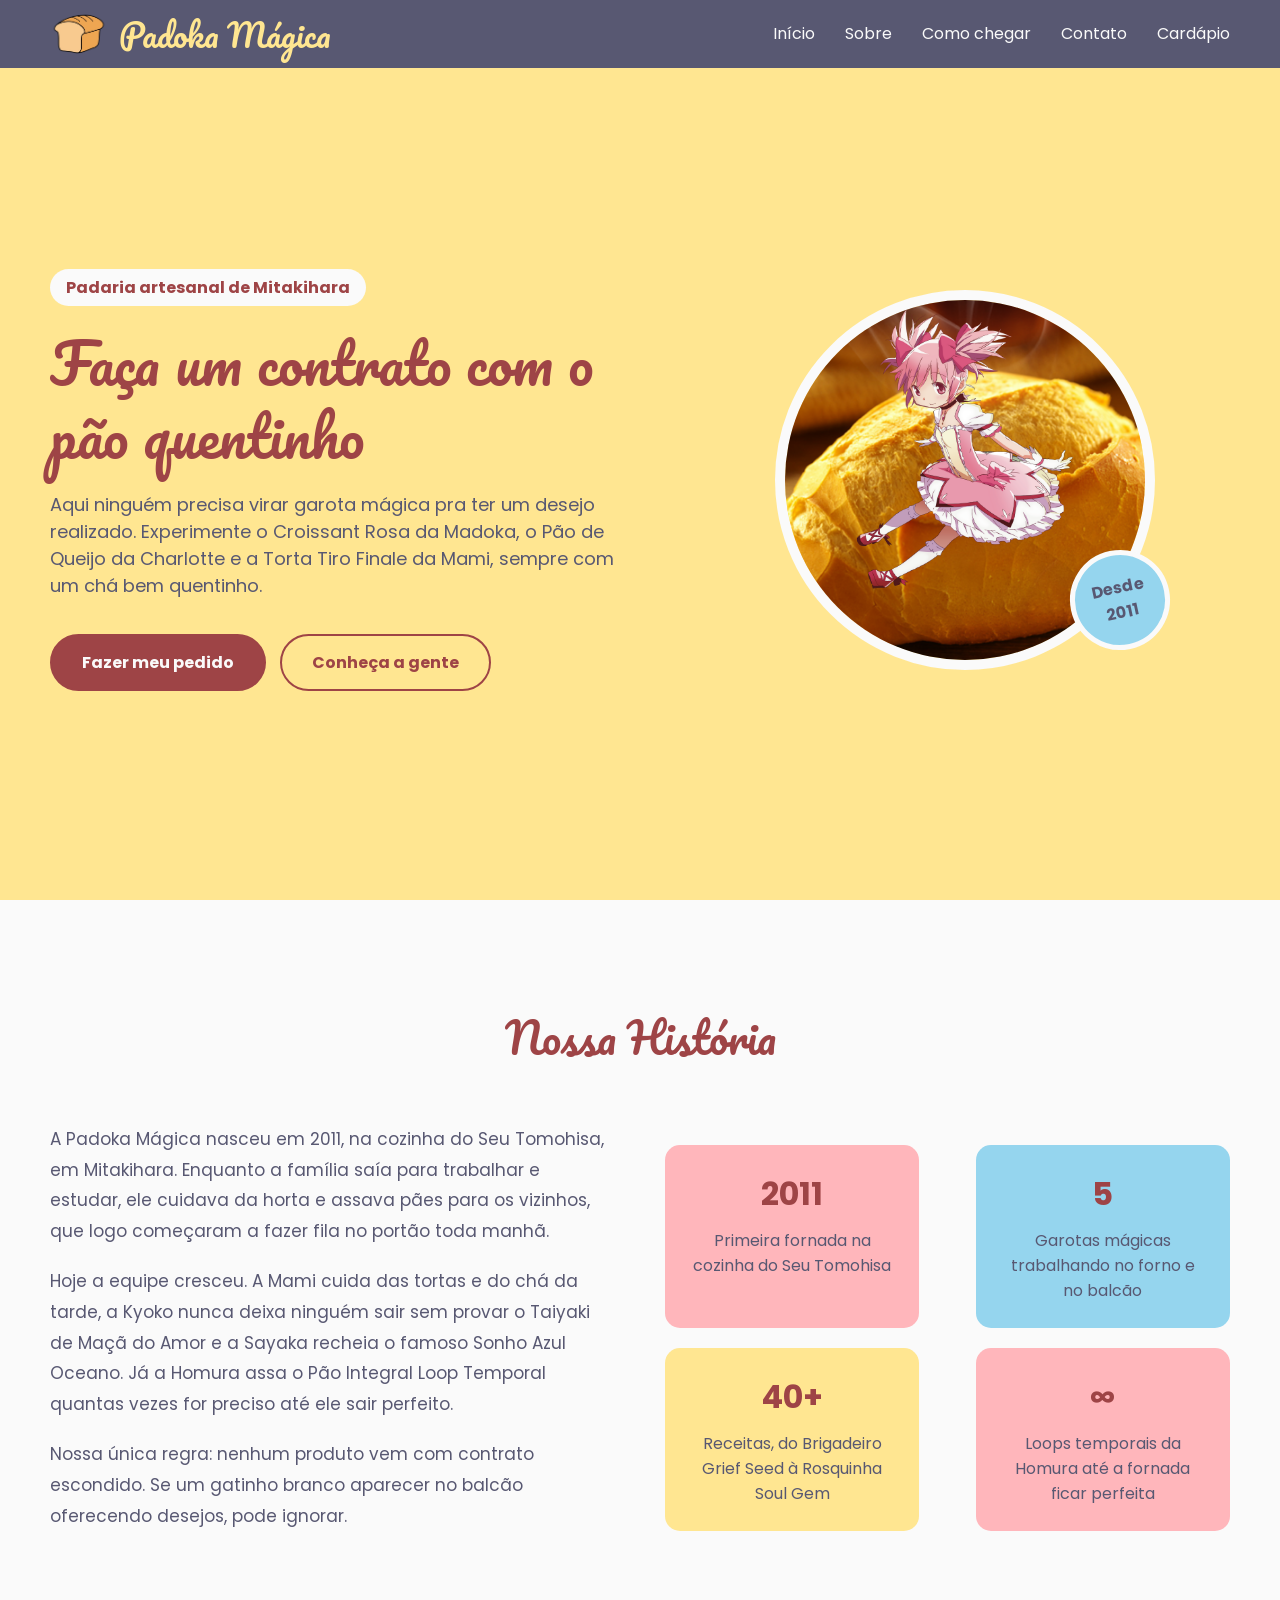
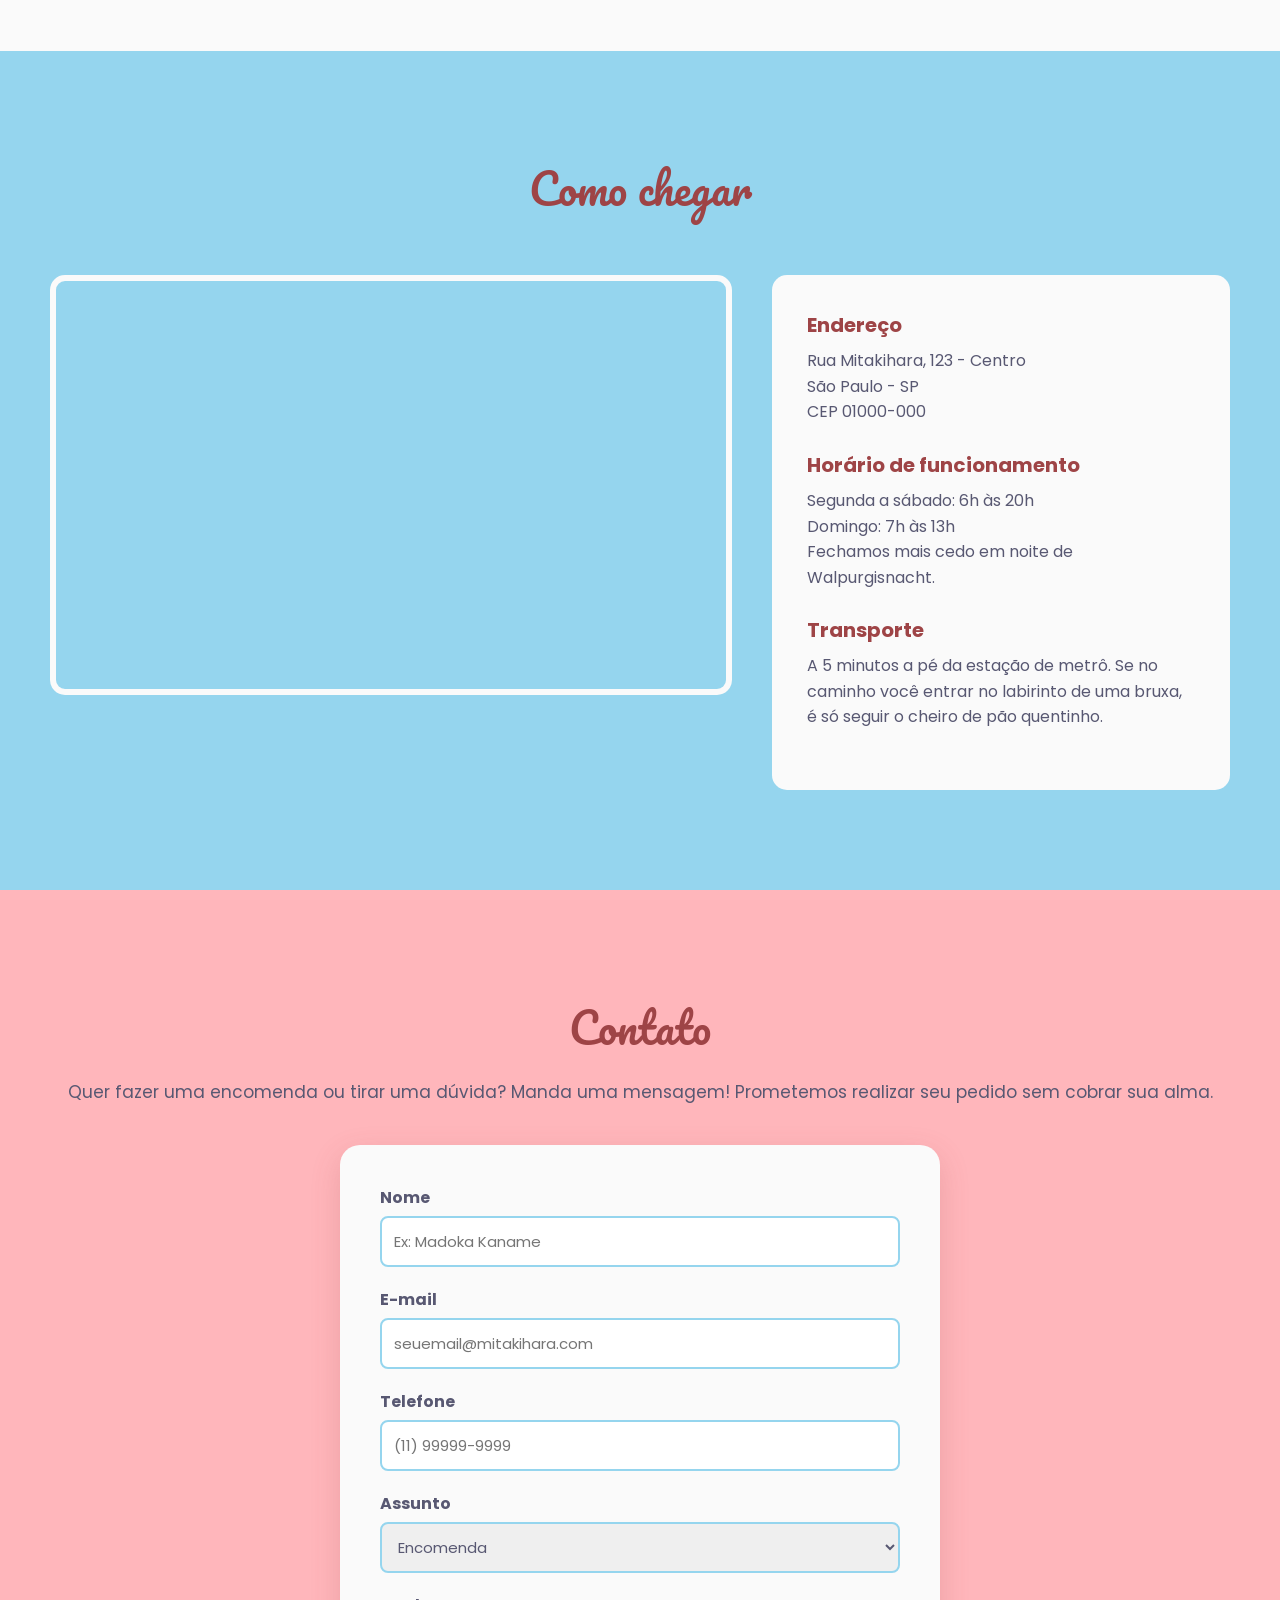
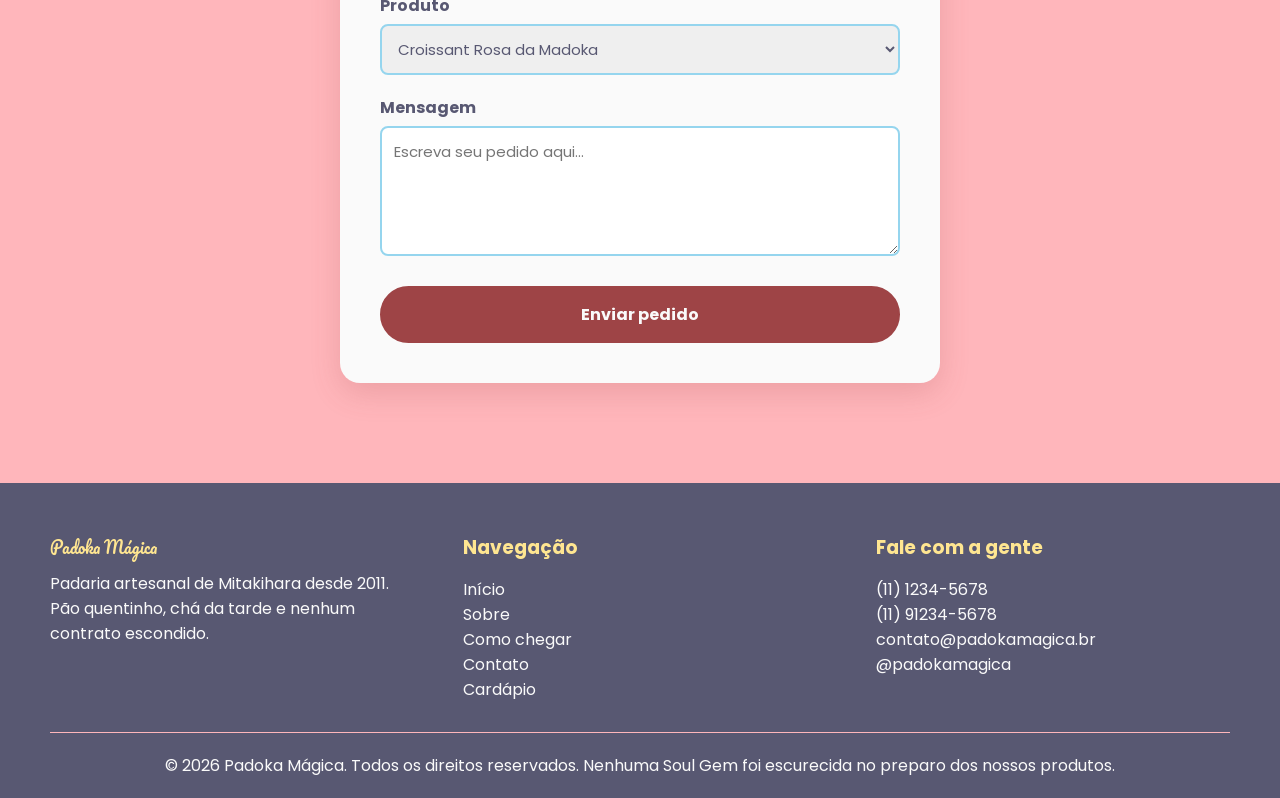
<file: index.html>
<!doctype html>
<html lang="pt-BR">
  <head>
    <meta charset="UTF-8" />
    <meta name="viewport" content="width=device-width, initial-scale=1.0" />
    <title>Padoka Mágica</title>
    <link rel="stylesheet" href="./css/home.css" />
    <link
      rel="shortcut icon"
      href="assets/img/LogoImage.png"
      type="image/png" />
  </head>

  <body>
    <header id="header" class="header">
      <a href="./index.html#hero" class="logoContainer">
        <img src="./assets/img/LogoImage.png" alt="Logo da Padoka Mágica" />
        <h1>Padoka Mágica</h1>
      </a>

      <nav class="navigation">
        <a href="./index.html#hero">Início</a>
        <a href="./index.html#historia">Sobre</a>
        <a href="./index.html#comoChegar">Como chegar</a>
        <a href="./index.html#contato">Contato</a>
        <a href="./cardapio.html">Cardápio</a>
      </nav>
    </header>

    <main id="content" class="content">
      <section id="hero" class="hero">
        <div class="heroTexto">
          <p class="heroTag">Padaria artesanal de Mitakihara</p>
          <h1 class="heroTitulo">Faça um contrato com o pão quentinho</h1>
          <p class="heroSubtitulo">
            Aqui ninguém precisa virar garota mágica pra ter um desejo
            realizado. Experimente o Croissant Rosa da Madoka, o Pão de Queijo
            da Charlotte e a Torta Tiro Finale da Mami, sempre com um chá bem
            quentinho.
          </p>
          <div class="heroBotoes">
            <a href="#ata" class="botao">Fazer meu pedido</a>
            <a href="#putz" class="botao botaoSecundario">Conheça a gente</a>
          </div>
        </div>

        <div class="heroImagem">
          <div class="circulo">
            <img src="./assets/img/Madoka.png" alt="Madoka" class="madoka" />
            <img
              src="./assets/img/heroImage.png"
              alt="Pão Quentinho"
              class="pao" />
          </div>
          <p class="selo">Desde<br />2011</p>
        </div>
      </section>

      <section id="historia" class="historia">
        <h2 class="tituloSecao">Nossa História</h2>
        <div class="historiaConteudo">
          <div class="historiaTexto">
            <p>
              A Padoka Mágica nasceu em 2011, na cozinha do Seu Tomohisa, em
              Mitakihara. Enquanto a família saía para trabalhar e estudar, ele
              cuidava da horta e assava pães para os vizinhos, que logo
              começaram a fazer fila no portão toda manhã.
            </p>
            <p>
              Hoje a equipe cresceu. A Mami cuida das tortas e do chá da tarde,
              a Kyoko nunca deixa ninguém sair sem provar o Taiyaki de Maçã do
              Amor e a Sayaka recheia o famoso Sonho Azul Oceano. Já a Homura
              assa o Pão Integral Loop Temporal quantas vezes for preciso até
              ele sair perfeito.
            </p>
            <p>
              Nossa única regra: nenhum produto vem com contrato escondido. Se
              um gatinho branco aparecer no balcão oferecendo desejos, pode
              ignorar.
            </p>
          </div>
          <div class="historiaCards">
            <div class="card">
              <span class="cardNumero">2011</span>
              <p>Primeira fornada na cozinha do Seu Tomohisa</p>
            </div>
            <div class="card cardAzul">
              <span class="cardNumero">5</span>
              <p>Garotas mágicas trabalhando no forno e no balcão</p>
            </div>
            <div class="card cardAmarelo">
              <span class="cardNumero">40+</span>
              <p>Receitas, do Brigadeiro Grief Seed à Rosquinha Soul Gem</p>
            </div>
            <div class="card">
              <span class="cardNumero">∞</span>
              <p>Loops temporais da Homura até a fornada ficar perfeita</p>
            </div>
          </div>
        </div>
      </section>

      <section id="comoChegar" class="comoChegar">
        <h2 class="tituloSecao">Como chegar</h2>
        <div class="comoChegarConteudo">
          <div class="mapa">
            <iframe
              src="https://maps.google.com/maps?q=Pra%C3%A7a%20da%20S%C3%A9%2C%20S%C3%A3o%20Paulo&z=15&output=embed"
              loading="lazy"
              title="Mapa da Padoka Mágica"></iframe>
          </div>
          <div class="infoEndereco">
            <h3>Endereço</h3>
            <p>
              Rua Mitakihara, 123 - Centro<br />São Paulo - SP<br />CEP
              01000-000
            </p>
            <h3>Horário de funcionamento</h3>
            <p>
              Segunda a sábado: 6h às 20h<br />Domingo: 7h às 13h<br />Fechamos
              mais cedo em noite de Walpurgisnacht.
            </p>
            <h3>Transporte</h3>
            <p>
              A 5 minutos a pé da estação de metrô. Se no caminho você entrar no
              labirinto de uma bruxa, é só seguir o cheiro de pão quentinho.
            </p>
          </div>
        </div>
      </section>

      <section id="contato" class="contato">
        <h2 class="tituloSecao">Contato</h2>
        <p class="contatoTexto">
          Quer fazer uma encomenda ou tirar uma dúvida? Manda uma mensagem!
          Prometemos realizar seu pedido sem cobrar sua alma.
        </p>
        <form id="formContato" class="formulario" action="#">
          <label for="nome">Nome</label>
          <input
            type="text"
            id="nome"
            name="nome"
            placeholder="Ex: Madoka Kaname"
            required />
          <label for="email">E-mail</label>
          <input
            type="email"
            id="email"
            name="email"
            placeholder="seuemail@mitakihara.com"
            required />
          <label for="telefone">Telefone</label>
          <input
            type="tel"
            id="telefone"
            name="telefone"
            placeholder="(11) 99999-9999" />

          <label for="assunto">Assunto</label>
          <select id="assunto" name="assunto">
            <option value="encomenda">Encomenda</option>
            <option value="duvida">Dúvida</option>
            <option value="elogio">Elogio</option>
            <option value="desejo">Fazer um desejo (não recomendamos)</option>
          </select>
          <label for="produto">Produto</label>
          <select id="produto" name="produto">
            <option value="croissant">Croissant Rosa da Madoka</option>
            <option value="paoQueijo">Pão de Queijo da Charlotte</option>
            <option value="torta">Torta Tiro Finale da Mami</option>
            <option value="taiyaki">Taiyaki de Maçã do Amor da Kyoko</option>
            <option value="sonho">Sonho Azul Oceano da Sayaka</option>
            <option value="integral">
              Pão Integral Loop Temporal da Homura
            </option>
            <option value="rosquinha">Rosquinha Soul Gem</option>
            <option value="brigadeiro">Brigadeiro Grief Seed</option>
            <option value="cafe">Café Walpurgisnacht (extra forte)</option>
          </select>
          <label for="mensagem">Mensagem</label>
          <textarea
            id="mensagem"
            name="mensagem"
            placeholder="Escreva seu pedido aqui..."
            required></textarea>
          <button type="submit" class="botao botaoEnviar">Enviar pedido</button>
        </form>
      </section>
    </main>

    <footer id="footer" class="footer">
      <div class="footerContainer">
        <div class="footerColuna">
          <p class="footerLogo">Padoka Mágica</p>
          <p>
            Padaria artesanal de Mitakihara desde 2011. Pão quentinho, chá da
            tarde e nenhum contrato escondido.
          </p>
        </div>
        <div class="footerColuna">
          <h3>Navegação</h3>
          <a href="./index.html#hero">Início</a>
          <a href="./index.html#historia">Sobre</a>
          <a href="./index.html#comoChegar">Como chegar</a>
          <a href="./index.html#contato">Contato</a>
          <a href="#">Cardápio</a>
        </div>
        <div class="footerColuna">
          <h3>Fale com a gente</h3>
          <p>(11) 1234-5678</p>
          <p>(11) 91234-5678</p>
          <p>contato@padokamagica.br</p>
          <p>@padokamagica</p>
        </div>
      </div>
      <div class="copyright">
        <p>
          &copy; 2026 Padoka Mágica. Todos os direitos reservados. Nenhuma Soul
          Gem foi escurecida no preparo dos nossos produtos.
        </p>
      </div>
    </footer>
  </body>
</html>
</file>
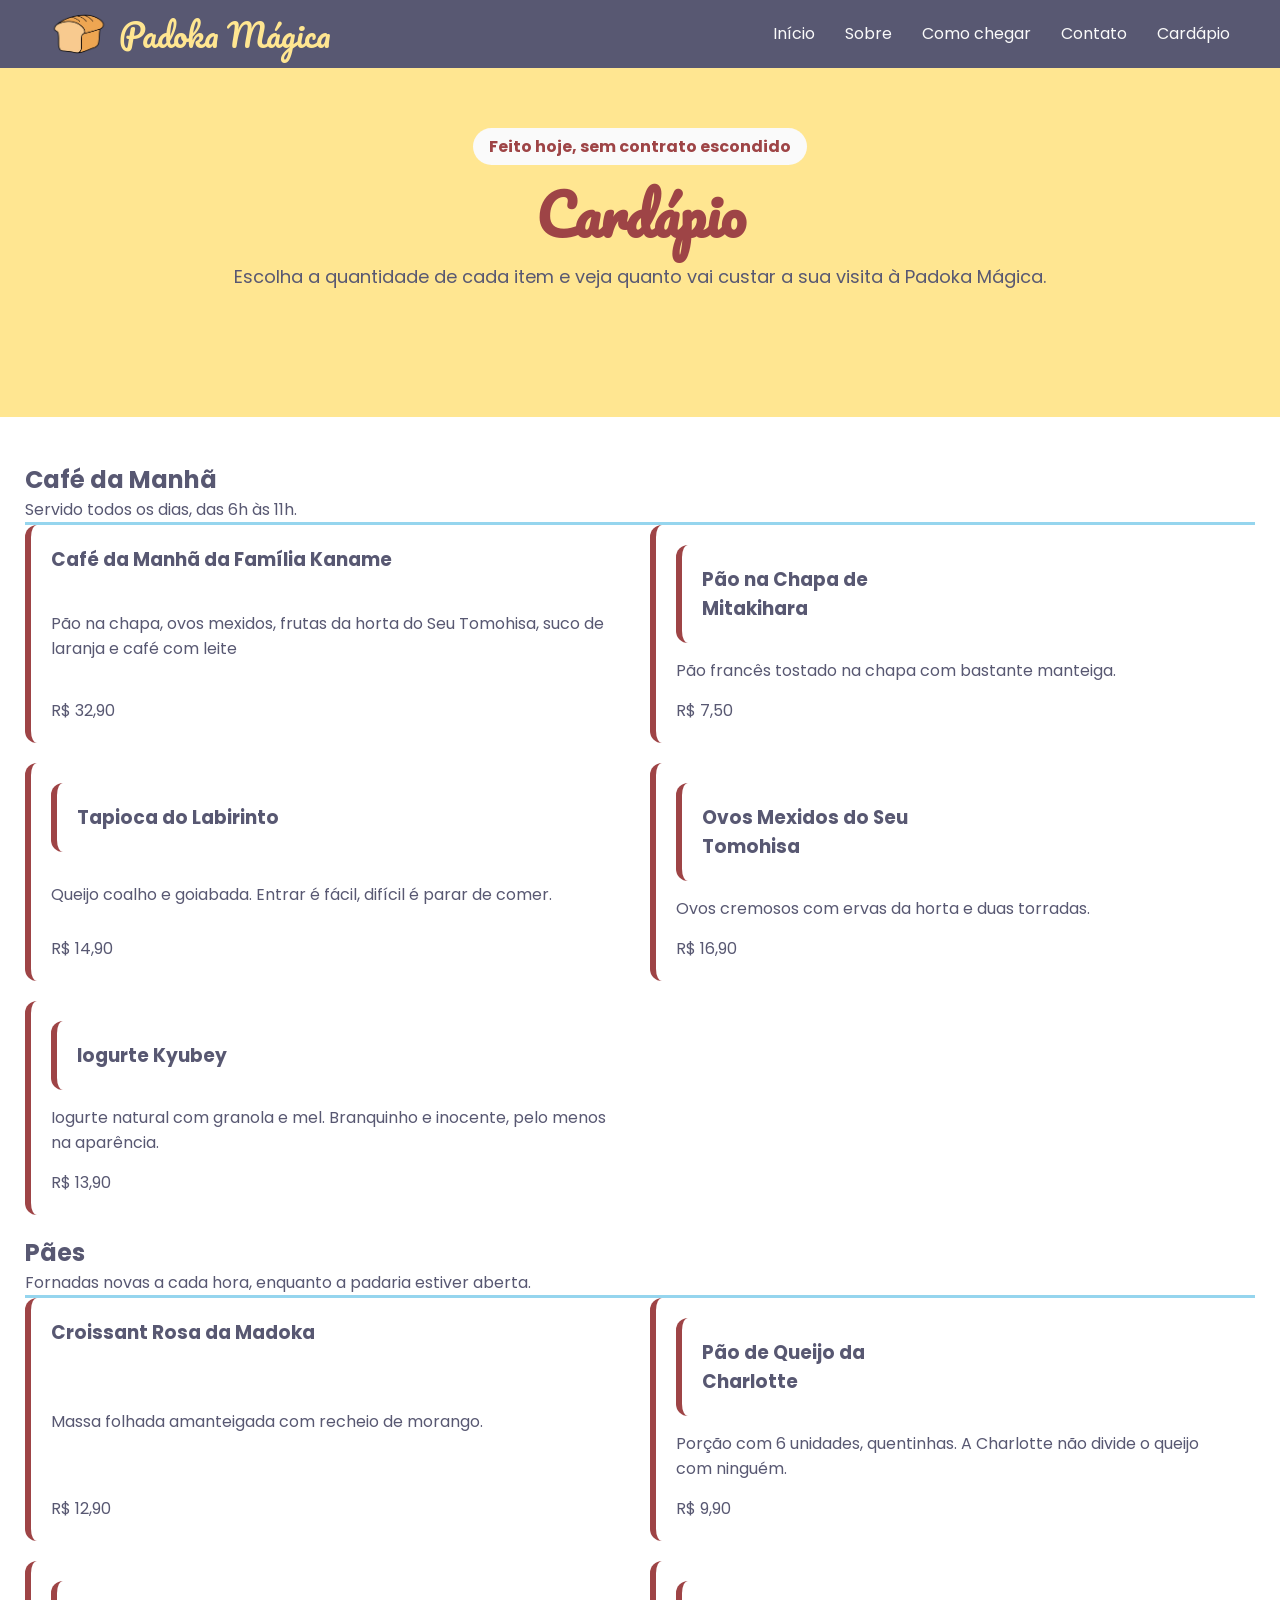
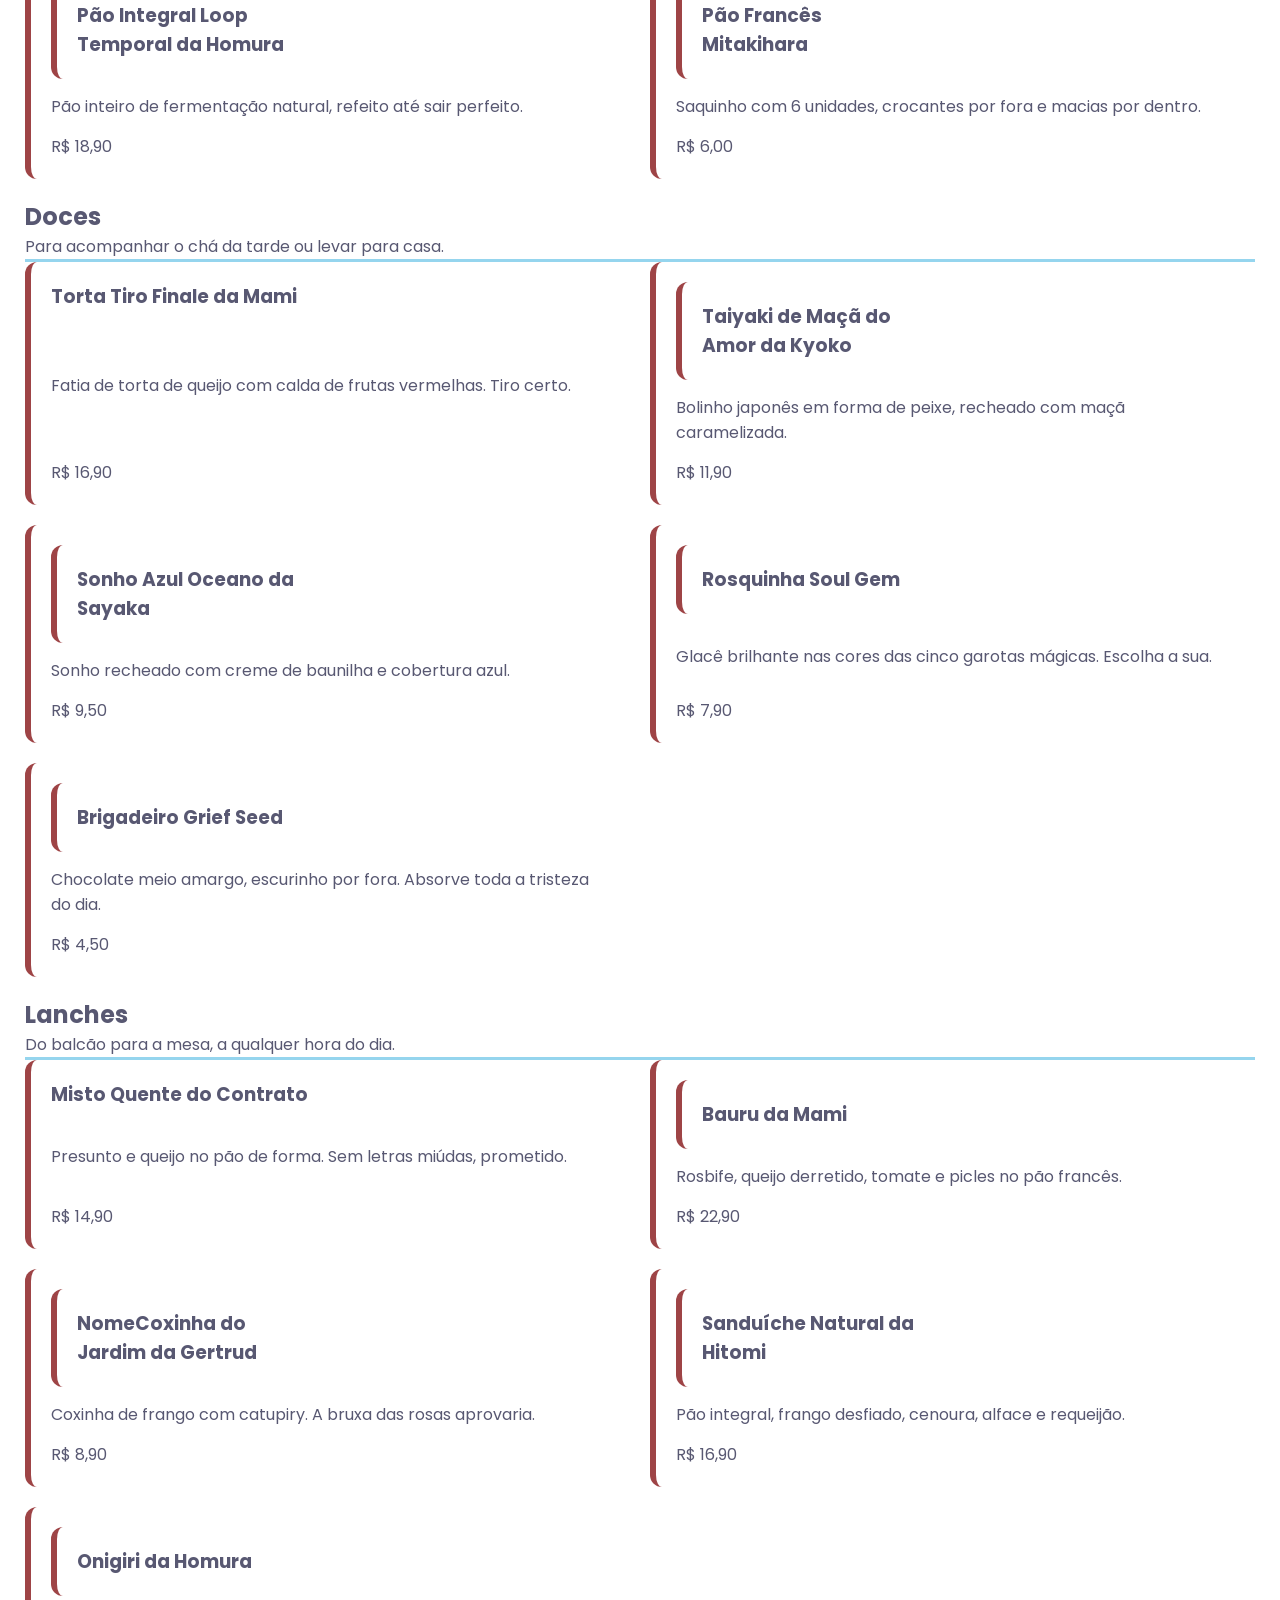
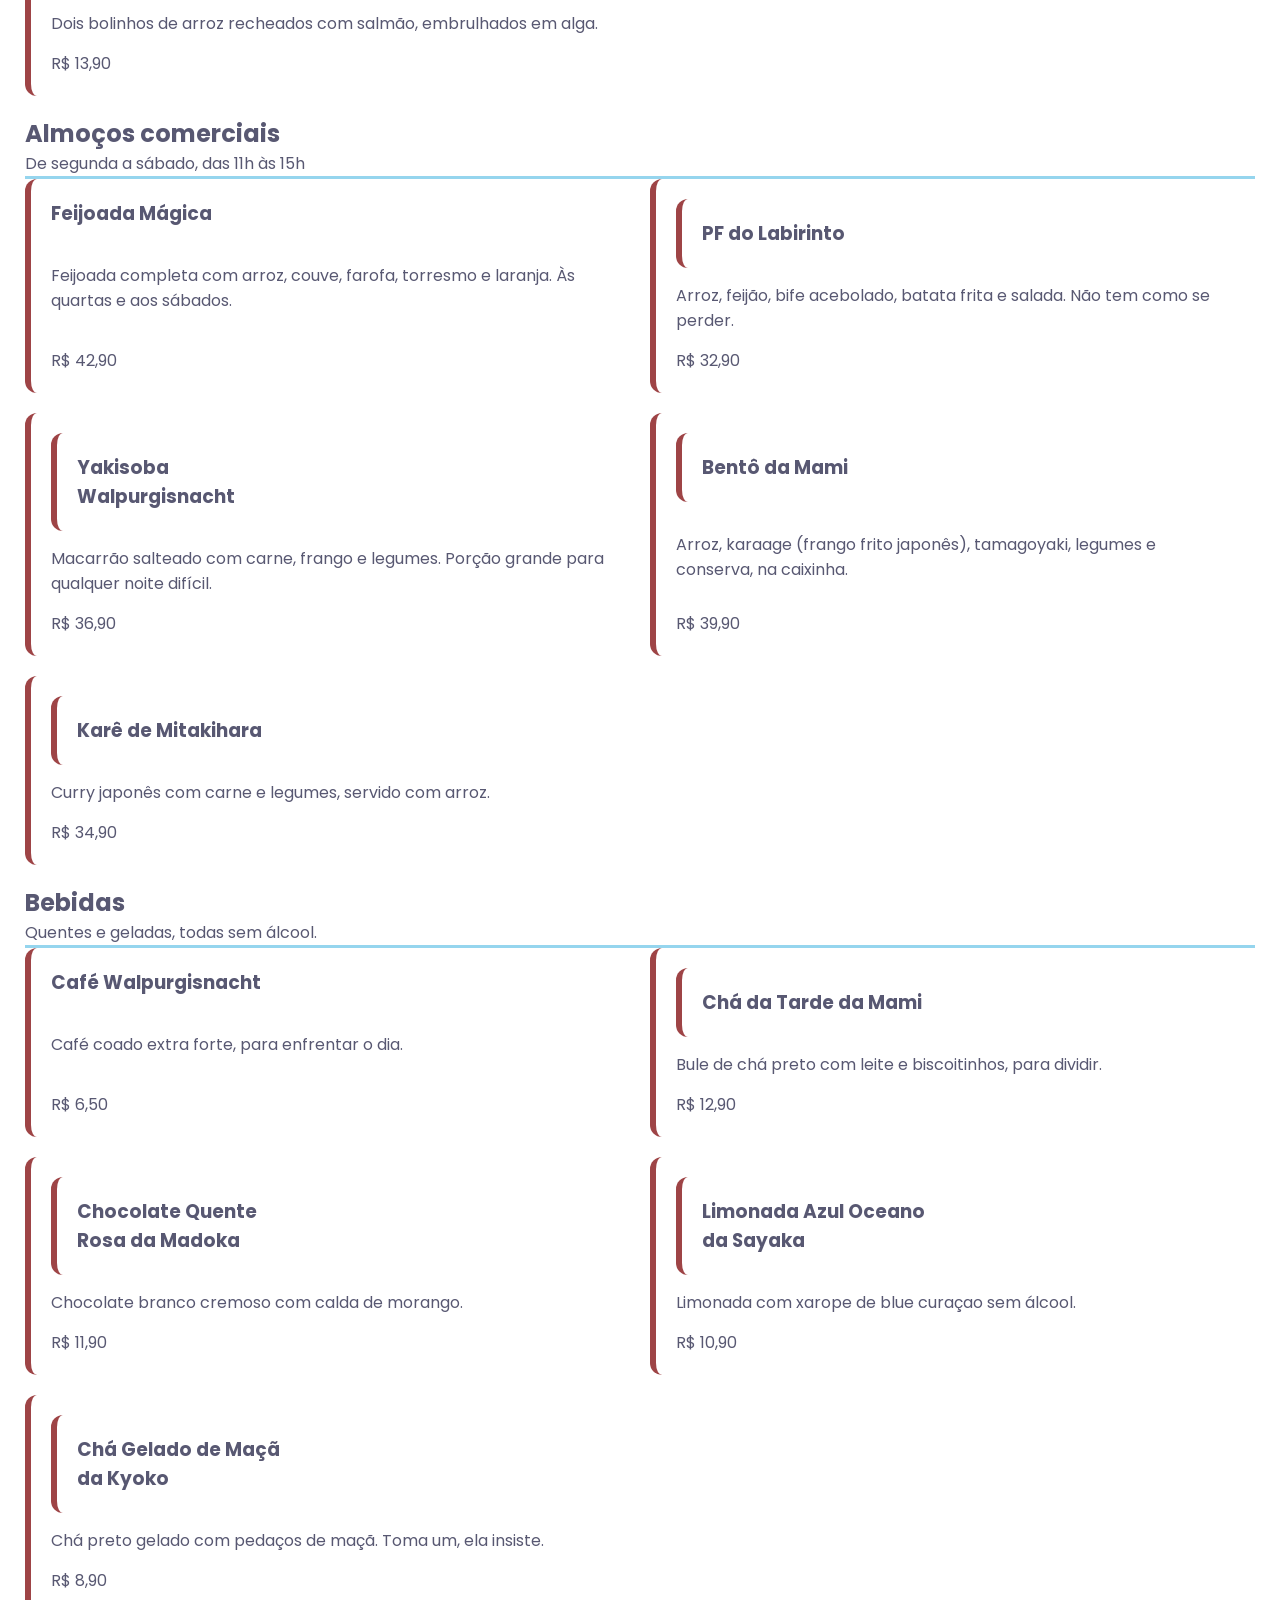
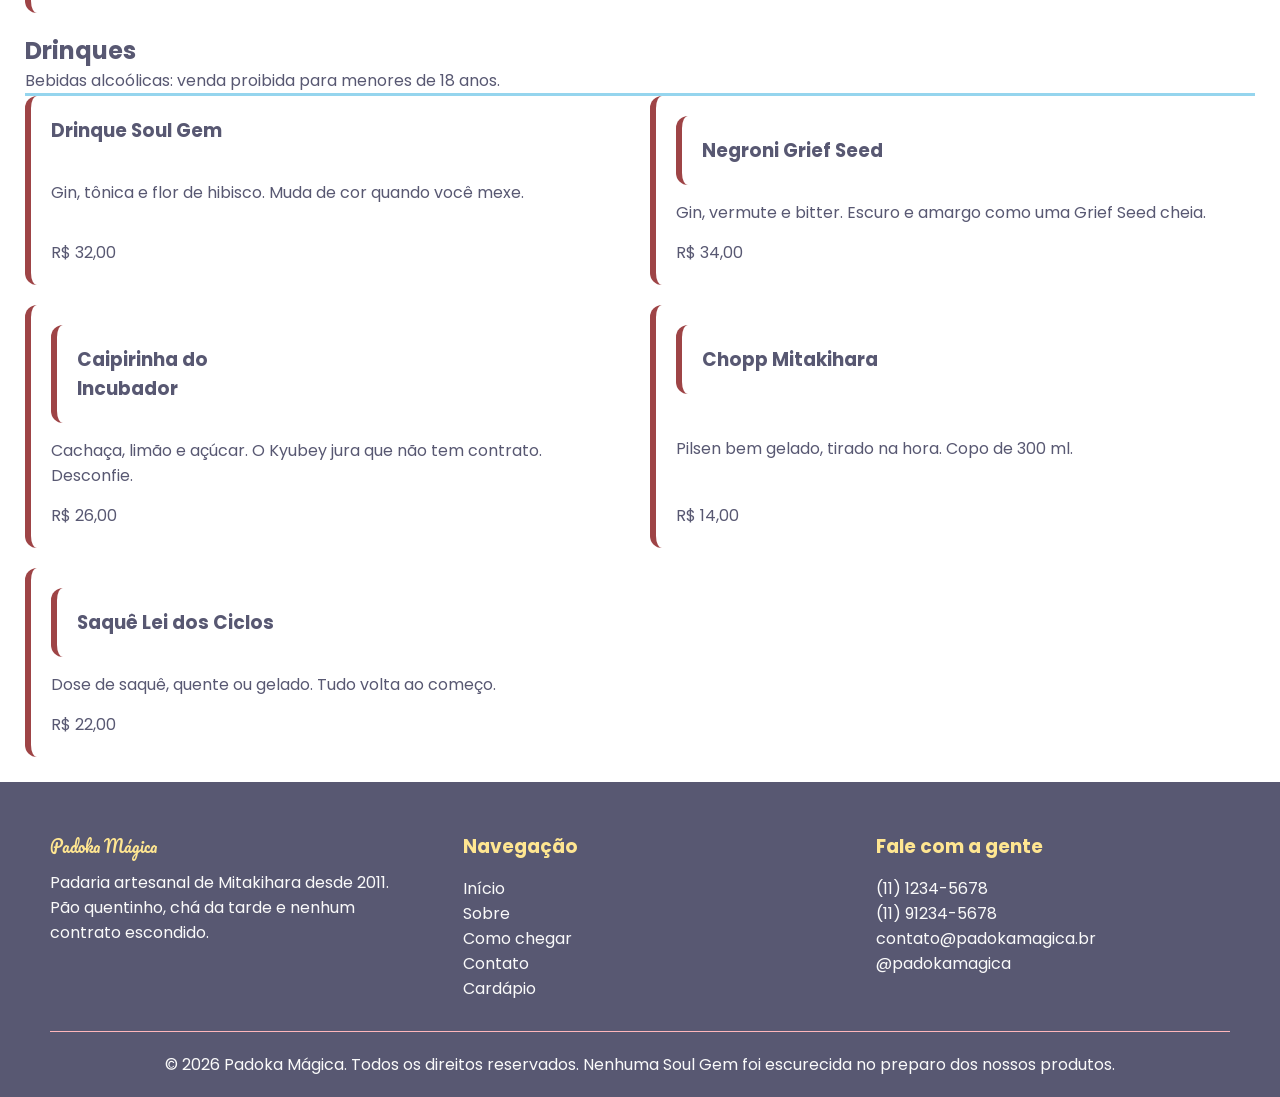
<file: cardapio.html>
<!doctype html>
<html lang="pt-BR">
  <head>
    <meta charset="UTF-8" />
    <meta name="viewport" content="width=device-width, initial-scale=1.0" />
    <title>Cardápio | Padoka Mágica</title>
    <link rel="stylesheet" href="./css/cardapio.css" />
    <link
      rel="shortcut icon"
      href="assets/img/LogoImage.png"
      type="image/png"
    />
  </head>
  <body>
    <header id="header" class="header">
      <a href="./index.html#hero" class="logoContainer">
        <img src="./assets/img/LogoImage.png" alt="Logo da Padoka Mágica" />
        <h1>Padoka Mágica</h1>
      </a>

      <nav class="navigation">
        <a href="./index.html#hero">Início</a>
        <a href="./index.html#historia">Sobre</a>
        <a href="./index.html#comoChegar">Como chegar</a>
        <a href="./index.html#contato">Contato</a>
        <a href="./cardapio.html" class="paginaAtual">Cardápio</a>
      </nav>
    </header>

    <main id="content" class="content">
      <section id="cardapioTopo" class="cardapioTopo">
        <p class="cardapioTag">Feito hoje, sem contrato escondido</p>
        <h1 class="cardapioTitulo">Cardápio</h1>
        <p class="cardapioSubtitulo">
          Escolha a quantidade de cada item e veja quanto vai custar a sua
          visita à Padoka Mágica.
        </p>
      </section>

      <form id="formCardapio" class="cardapioConteudo" action="#">
        <div class="listaCategorias">
          <section id="cafeDaManha" class="categoria">
            <div class="categoriaCabecalho">
              <h2>Café da Manhã</h2>
              <p>Servido todos os dias, das 6h às 11h.</p>
            </div>
            <div class="listaItens">
              <div class="item">
                <h3 class="itemNome">Café da Manhã da Família Kaname</h3>
                <p class="itemDescricao">
                  Pão na chapa, ovos mexidos, frutas da horta do Seu Tomohisa,
                  suco de laranja e café com leite
                </p>
                <p class="itemPreco">R$ 32,90</p>
              </div>
              <div class="item">
                <h3 class="item">Pão na Chapa de Mitakihara</h3>
                <p class="itemDescricao">
                  Pão francês tostado na chapa com bastante manteiga.
                </p>
                <p class="itemPreco">R$ 7,50</p>
              </div>
              <div class="item">
                <h3 class="item">Tapioca do Labirinto</h3>
                <p class="itemDescricao">
                  Queijo coalho e goiabada. Entrar é fácil, difícil é parar de
                  comer.
                </p>
                <p class="itemPreco">R$ 14,90</p>
              </div>
              <div class="item">
                <h3 class="item">Ovos Mexidos do Seu Tomohisa</h3>
                <p class="itemDescricao">
                  Ovos cremosos com ervas da horta e duas torradas.
                </p>
                <p class="itemPreco">R$ 16,90</p>
              </div>
              <div class="item">
                <h3 class="item">Iogurte Kyubey</h3>
                <p class="itemDescricao">
                  Iogurte natural com granola e mel. Branquinho e inocente, pelo
                  menos na aparência.
                </p>
                <p class="itemPreco">R$ 13,90</p>
              </div>
            </div>
          </section>

          <section id="paes" class="categoria">
            <div class="categoriaCabecalho">
              <h2>Pães</h2>
              <p>
                Fornadas novas a cada hora, enquanto a padaria estiver aberta.
              </p>
            </div>
            <div class="listaItens">
              <div class="item">
                <h3 class="itemNome">Croissant Rosa da Madoka</h3>
                <p class="itemDescricao">
                  Massa folhada amanteigada com recheio de morango.
                </p>
                <p class="itemPreco">R$ 12,90</p>
              </div>
              <div class="item">
                <h3 class="item">Pão de Queijo da Charlotte</h3>
                <p class="itemDescricao">
                  Porção com 6 unidades, quentinhas. A Charlotte não divide o
                  queijo com ninguém.
                </p>
                <p class="itemPreco">R$ 9,90</p>
              </div>
              <div class="item">
                <h3 class="item">Pão Integral Loop Temporal da Homura</h3>
                <p class="itemDescricao">
                  Pão inteiro de fermentação natural, refeito até sair perfeito.
                </p>
                <p class="itemPreco">R$ 18,90</p>
              </div>
              <div class="item">
                <h3 class="item">Pão Francês Mitakihara</h3>
                <p class="itemDescricao">
                  Saquinho com 6 unidades, crocantes por fora e macias por
                  dentro.
                </p>
                <p class="itemPreco">R$ 6,00</p>
              </div>
            </div>
          </section>

          <section id="doces" class="categoria">
            <div class="categoriaCabecalho">
              <h2>Doces</h2>
              <p>Para acompanhar o chá da tarde ou levar para casa.</p>
            </div>
            <div class="listaItens">
              <div class="item">
                <h3 class="itemNome">Torta Tiro Finale da Mami</h3>
                <p class="itemDescricao">
                  Fatia de torta de queijo com calda de frutas vermelhas. Tiro
                  certo.
                </p>
                <p class="itemPreco">R$ 16,90</p>
              </div>
              <div class="item">
                <h3 class="item">Taiyaki de Maçã do Amor da Kyoko</h3>
                <p class="itemDescricao">
                  Bolinho japonês em forma de peixe, recheado com maçã
                  caramelizada.
                </p>
                <p class="itemPreco">R$ 11,90</p>
              </div>
              <div class="item">
                <h3 class="item">Sonho Azul Oceano da Sayaka</h3>
                <p class="itemDescricao">
                  Sonho recheado com creme de baunilha e cobertura azul.
                </p>
                <p class="itemPreco">R$ 9,50</p>
              </div>
              <div class="item">
                <h3 class="item">Rosquinha Soul Gem</h3>
                <p class="itemDescricao">
                  Glacê brilhante nas cores das cinco garotas mágicas. Escolha a
                  sua.
                </p>
                <p class="itemPreco">R$ 7,90</p>
              </div>
              <div class="item">
                <h3 class="item">Brigadeiro Grief Seed</h3>
                <p class="itemDescricao">
                  Chocolate meio amargo, escurinho por fora. Absorve toda a
                  tristeza do dia.
                </p>
                <p class="itemPreco">R$ 4,50</p>
              </div>
            </div>
          </section>

          <section id="lanches" class="categoria">
            <div class="categoriaCabecalho">
              <h2>Lanches</h2>
              <p>Do balcão para a mesa, a qualquer hora do dia.</p>
            </div>
            <div class="listaItens">
              <div class="item">
                <h3 class="itemNome">Misto Quente do Contrato</h3>
                <p class="itemDescricao">
                  Presunto e queijo no pão de forma. Sem letras miúdas,
                  prometido.
                </p>
                <p class="itemPreco">R$ 14,90</p>
              </div>
              <div class="item">
                <h3 class="item">Bauru da Mami</h3>
                <p class="itemDescricao">
                  Rosbife, queijo derretido, tomate e picles no pão francês.
                </p>
                <p class="itemPreco">R$ 22,90</p>
              </div>
              <div class="item">
                <h3 class="item">NomeCoxinha do Jardim da Gertrud</h3>
                <p class="itemDescricao">
                  Coxinha de frango com catupiry. A bruxa das rosas aprovaria.
                </p>
                <p class="itemPreco">R$ 8,90</p>
              </div>
              <div class="item">
                <h3 class="item">Sanduíche Natural da Hitomi</h3>
                <p class="itemDescricao">
                  Pão integral, frango desfiado, cenoura, alface e requeijão.
                </p>
                <p class="itemPreco">R$ 16,90</p>
              </div>
              <div class="item">
                <h3 class="item">Onigiri da Homura</h3>
                <p class="itemDescricao">
                  Dois bolinhos de arroz recheados com salmão, embrulhados em
                  alga.
                </p>
                <p class="itemPreco">R$ 13,90</p>
              </div>
            </div>
          </section>

          <section id="almocos" class="categoria">
            <div class="categoriaCabecalho">
              <h2>Almoços comerciais</h2>
              <p>De segunda a sábado, das 11h às 15h</p>
            </div>
            <div class="listaItens">
              <div class="item">
                <h3 class="itemNome">Feijoada Mágica</h3>
                <p class="itemDescricao">
                  Feijoada completa com arroz, couve, farofa, torresmo e
                  laranja. Às quartas e aos sábados.
                </p>
                <p class="itemPreco">R$ 42,90</p>
              </div>
              <div class="item">
                <h3 class="item">PF do Labirinto</h3>
                <p class="itemDescricao">
                  Arroz, feijão, bife acebolado, batata frita e salada. Não tem
                  como se perder.
                </p>
                <p class="itemPreco">R$ 32,90</p>
              </div>
              <div class="item">
                <h3 class="item">Yakisoba Walpurgisnacht</h3>
                <p class="itemDescricao">
                  Macarrão salteado com carne, frango e legumes. Porção grande
                  para qualquer noite difícil.
                </p>
                <p class="itemPreco">R$ 36,90</p>
              </div>
              <div class="item">
                <h3 class="item">Bentô da Mami</h3>
                <p class="itemDescricao">
                  Arroz, karaage (frango frito japonês), tamagoyaki, legumes e
                  conserva, na caixinha.
                </p>
                <p class="itemPreco">R$ 39,90</p>
              </div>
              <div class="item">
                <h3 class="item">Karê de Mitakihara</h3>
                <p class="itemDescricao">
                  Curry japonês com carne e legumes, servido com arroz.
                </p>
                <p class="itemPreco">R$ 34,90</p>
              </div>
            </div>
          </section>

          <section id="bebidas" class="categoria">
            <div class="categoriaCabecalho">
              <h2>Bebidas</h2>
              <p>Quentes e geladas, todas sem álcool.</p>
            </div>
            <div class="listaItens">
              <div class="item">
                <h3 class="itemNome">Café Walpurgisnacht</h3>
                <p class="itemDescricao">
                  Café coado extra forte, para enfrentar o dia.
                </p>
                <p class="itemPreco">R$ 6,50</p>
              </div>
              <div class="item">
                <h3 class="item">Chá da Tarde da Mami</h3>
                <p class="itemDescricao">
                  Bule de chá preto com leite e biscoitinhos, para dividir.
                </p>
                <p class="itemPreco">R$ 12,90</p>
              </div>
              <div class="item">
                <h3 class="item">Chocolate Quente Rosa da Madoka</h3>
                <p class="itemDescricao">
                  Chocolate branco cremoso com calda de morango.
                </p>
                <p class="itemPreco">R$ 11,90</p>
              </div>
              <div class="item">
                <h3 class="item">Limonada Azul Oceano da Sayaka</h3>
                <p class="itemDescricao">
                  Limonada com xarope de blue curaçao sem álcool.
                </p>
                <p class="itemPreco">R$ 10,90</p>
              </div>
              <div class="item">
                <h3 class="item">Chá Gelado de Maçã da Kyoko</h3>
                <p class="itemDescricao">
                  Chá preto gelado com pedaços de maçã. Toma um, ela insiste.
                </p>
                <p class="itemPreco">R$ 8,90</p>
              </div>
            </div>
          </section>

          <section id="drinques" class="categoria">
            <div class="categoriaCabecalho">
              <h2>Drinques</h2>
              <p>Bebidas alcoólicas: venda proibida para menores de 18 anos.</p>
            </div>
            <div class="listaItens">
              <div class="item">
                <h3 class="itemNome">Drinque Soul Gem</h3>
                <p class="itemDescricao">
                  Gin, tônica e flor de hibisco. Muda de cor quando você mexe.
                </p>
                <p class="itemPreco">R$ 32,00</p>
              </div>
              <div class="item">
                <h3 class="item">Negroni Grief Seed</h3>
                <p class="itemDescricao">
                  Gin, vermute e bitter. Escuro e amargo como uma Grief Seed
                  cheia.
                </p>
                <p class="itemPreco">R$ 34,00</p>
              </div>
              <div class="item">
                <h3 class="item">Caipirinha do Incubador</h3>
                <p class="itemDescricao">
                  Cachaça, limão e açúcar. O Kyubey jura que não tem contrato.
                  Desconfie.
                </p>
                <p class="itemPreco">R$ 26,00</p>
              </div>
              <div class="item">
                <h3 class="item">Chopp Mitakihara</h3>
                <p class="itemDescricao">
                  Pilsen bem gelado, tirado na hora. Copo de 300 ml.
                </p>
                <p class="itemPreco">R$ 14,00</p>
              </div>
              <div class="item">
                <h3 class="item">Saquê Lei dos Ciclos</h3>
                <p class="itemDescricao">
                  Dose de saquê, quente ou gelado. Tudo volta ao começo.
                </p>
                <p class="itemPreco">R$ 22,00</p>
              </div>
            </div>
          </section>
        </div>
      </form>
    </main>

    <footer id="footer" class="footer">
      <div class="footerContainer">
        <div class="footerColuna">
          <p class="footerLogo">Padoka Mágica</p>
          <p>
            Padaria artesanal de Mitakihara desde 2011. Pão quentinho, chá da
            tarde e nenhum contrato escondido.
          </p>
        </div>
        <div class="footerColuna">
          <h3>Navegação</h3>
          <a href="./index.html#hero">Início</a>
          <a href="./index.html#historia">Sobre</a>
          <a href="./index.html#comoChegar">Como chegar</a>
          <a href="./index.html#contato">Contato</a>
          <a href="./cardapio.html">Cardápio</a>
        </div>
        <div class="footerColuna">
          <h3>Fale com a gente</h3>
          <p>(11) 1234-5678</p>
          <p>(11) 91234-5678</p>
          <p>contato@padokamagica.br</p>
          <p>@padokamagica</p>
        </div>
      </div>
      <div class="copyright">
        <p>
          &copy; 2026 Padoka Mágica. Todos os direitos reservados. Nenhuma Soul
          Gem foi escurecida no preparo dos nossos produtos.
        </p>
      </div>
    </footer>
  </body>
</html>
</file>
<file: css/home.css>
@import url(layout.css);

.hero {
  display: flex;
  align-items: center;
  justify-content: space-between;
  min-height: 100vh;
  padding: 120px 50px 60px 50px;
  background-color: var(--cor-amarela);
}

.heroTexto {
  width: 50%;
}

.heroTag {
  background-color: var(--cor-branca);
  color: var(--cor-vermelho);
  font-weight: bold;

  width: fit-content;

  padding: 6px 16px;
  margin-bottom: 20px;

  border-radius: 20px;
}

.heroTitulo {
  color: var(--cor-vermelho);

  font-family: "Fonte Titulo";
  font-size: 56px;
  font-weight: 300;
  line-height: 1.3;

  margin-bottom: 20px;
}

.heroSubtitulo {
  margin-bottom: 35px;
  font-size: large;
}

.botao {
  display: inline-block;
  background-color: var(--cor-vermelho);
  color: var(--cor-branca);

  border: 2px solid var(--cor-vermelho);
  border-radius: 30px;

  padding: 14px 30px;
  font-weight: bold;
  transition: 300ms;
}

.botaoSecundario {
  margin-left: 10px;
  background-color: transparent;
  color: var(--cor-vermelho);
}

.botao:hover {
  background-color: #742b2c;
  border-color: #742b2c;
  transform: translateY(-3px);
}

.botaoSecundario:hover {
  background-color: var(--cor-vermelho);
  border-color: var(--cor-vermelho);
  color: var(--cor-branca);
}

.heroImagem {
  width: 45%;
  display: flex;
  justify-content: center;
  position: relative;
}

.circulo {
  width: 380px;
  height: 380px;
  border: 10px solid var(--cor-branca);
  border-radius: 50%;
  overflow: hidden;
  position: relative;
}

.madoka {
  position: absolute;
  width: 80%;
  bottom: 0;
  left: 10%;
  transform: translateY(-6.5%) scale(-0.75, 0.75);
  z-index: 2;
}

.pao {
  position: absolute;
  width: 100%;
  height: 100%;
  object-fit: cover;
  z-index: 1;
}

.selo {
  position: absolute;
  bottom: 20px;
  right: 60px;

  height: 100px;
  width: 100px;

  background-color: var(--cor-azul);
  border: 5px solid var(--cor-branca);
  border-radius: 50%;

  display: flex;
  justify-content: center;
  align-items: center;
  text-align: center;
  font-weight: bold;

  transform: rotate(-12deg);

  z-index: 3;
}

.historia {
  padding: 100px 50px;
  background-color: var(--cor-branca);
}

.tituloSecao {
  margin-bottom: 50px;
  font-family: "Fonte Titulo";
  font-size: 42px;
  font-weight: 300;
  text-align: center;
  color: var(--cor-vermelho);
}

.historiaConteudo {
  display: flex;
  align-items: center;
  gap: 50px;
}

.historiaTexto {
  width: 50%;
}

.historiaTexto p {
  margin-bottom: 20px;
  font-size: 17px;
  line-height: 1.8;
}

.historiaCards {
  width: 50%;
  display: flex;
  flex-wrap: wrap;
  justify-content: space-between;
  gap: 20px;
}

.card {
  width: 45%;
  padding: 25px;
  background-color: var(--cor-rosa);
  border-radius: 15px;
  text-align: center;
  transition: 300ms;
}

.card:hover {
  transform: scale(1.05);
}

.cardNumero {
  display: block;
  margin-bottom: 10px;
  font-size: 32px;
  font-weight: bold;
  color: var(--cor-vermelho);
}

.cardAzul {
  background-color: var(--cor-azul);
}

.cardAmarelo {
  background-color: var(--cor-amarela);
}

.comoChegar {
  padding: 100px 50px;
  background-color: var(--cor-azul);
}

.comoChegarConteudo {
  display: flex;
  gap: 40px;
}

.mapa {
  width: 60%;
}

.mapa iframe {
  display: block;
  width: 100%;
  height: 420px;
  border: 6px solid var(--cor-branca);
  border-radius: 15px;
}

.infoEndereco {
  width: 40%;
  padding: 35px;
  background-color: var(--cor-branca);
  border-radius: 15px;
}

.infoEndereco h3 {
  margin-bottom: 8px;
  font-size: 20px;
  color: var(--cor-vermelho);
}

.infoEndereco p {
  margin-bottom: 25px;
  line-height: 1.6;
}

.contato {
  padding: 100px 50px;
  background-color: var(--cor-rosa);
}

.contato .tituloSecao {
  margin-bottom: 15px;
}

.contatoTexto {
  margin-bottom: 40px;
  font-size: 17px;
  text-align: center;
}

.formulario {
  display: flex;
  flex-direction: column;
  max-width: 600px;
  margin: 0 auto;
  padding: 40px;
  background-color: var(--cor-branca);
  border-radius: 20px;
  box-shadow: 0px 10px 30px rgba(158, 68, 70, 0.2);
}

.formulario label {
  margin-bottom: 6px;
  font-weight: bold;
}

.formulario input,
.formulario select,
.formulario textarea {
  margin-bottom: 20px;
  padding: 12px;
  border: 2px solid var(--cor-azul);
  border-radius: 8px;
  font-family: inherit;
  font-size: 15px;
  color: var(--cor-roxa);
}

.formulario input:focus,
.formulario select:focus,
.formulario textarea:focus {
  outline: none;
  border-color: var(--cor-vermelho);
}

.formulario textarea {
  height: 130px;
  resize: vertical;
}

.botaoEnviar {
  margin-top: 10px;
  font-family: inherit;
  font-size: 16px;
  cursor: pointer;
}

@media (max-width: 768px) {
  .hero {
    flex-direction: column;
    padding: 190px 20px 60px;
  }

  .heroTexto,
  .heroImagem {
    width: 100%;
  }

  .heroTexto {
    text-align: center;
  }

  .heroTag {
    margin: 0 auto 20px;
  }

  .heroTitulo {
    font-size: 38px;
  }

  .botaoSecundario {
    margin-left: 0;
    margin-top: 10px;
  }

  .circulo {
    width: 250px;
    height: 250px;
    margin-top: 40px;
  }

  .selo {
    width: 85px;
    height: 85px;
    right: 20px;
    font-size: 14px;
  }

  .historia,
  .comoChegar,
  .contato {
    padding: 70px 20px;
  }

  .tituloSecao {
    font-size: 34px;
  }

  .historiaConteudo,
  .comoChegarConteudo {
    flex-direction: column;
  }

  .historiaTexto,
  .historiaCards,
  .mapa,
  .infoEndereco,
  .card {
    width: 100%;
  }

  .formulario {
    padding: 25px;
  }
}
</file>
<file: css/cardapio.css>
@import url(layout.css);

.cardapioTopo {
    background-color: var(--cor-amarela);
    text-align: center;
    padding: calc(var(--altura-header) + 60px);
}

.cardapioTag {
    background-color: var(--cor-branca);
    color: var(--cor-vermelho);
    font-weight: bold;

    width: fit-content;
    padding: 6px 16px;
    margin: 0px auto;
    border-radius: 20px;
}

.cardapioTitulo {
    color: var(--cor-vermelho);

    font-family: "Fonte Titulo";
    font-size: 56px;
}

.cardapioSubtitulo {
    font-size: large;
    margin: auto;
}

.cardapioConteudo {
    display: flex;
    align-items: flex-start;
    padding: 25px;
}

.listaCategorias {
    display: flex;
    flex-direction: column;
}
.categoria{
    margin-top: 20px;
}

.categoriaCabecalho {
    border-bottom: 3px solid var(--cor-azul);
}

.listaItens {
    display: flex;
    flex-wrap: wrap;
    gap: 20px;
}

.item {
    width: calc(50% - 10px);
    padding: 20px;

    display: flex;
    justify-content: space-between;
    flex-direction: column;
    align-items: flex-start;
    gap: 15px;

    border-left: 6px solid var(--cor-vermelho);
    border-radius: 12px;

}
</file>
